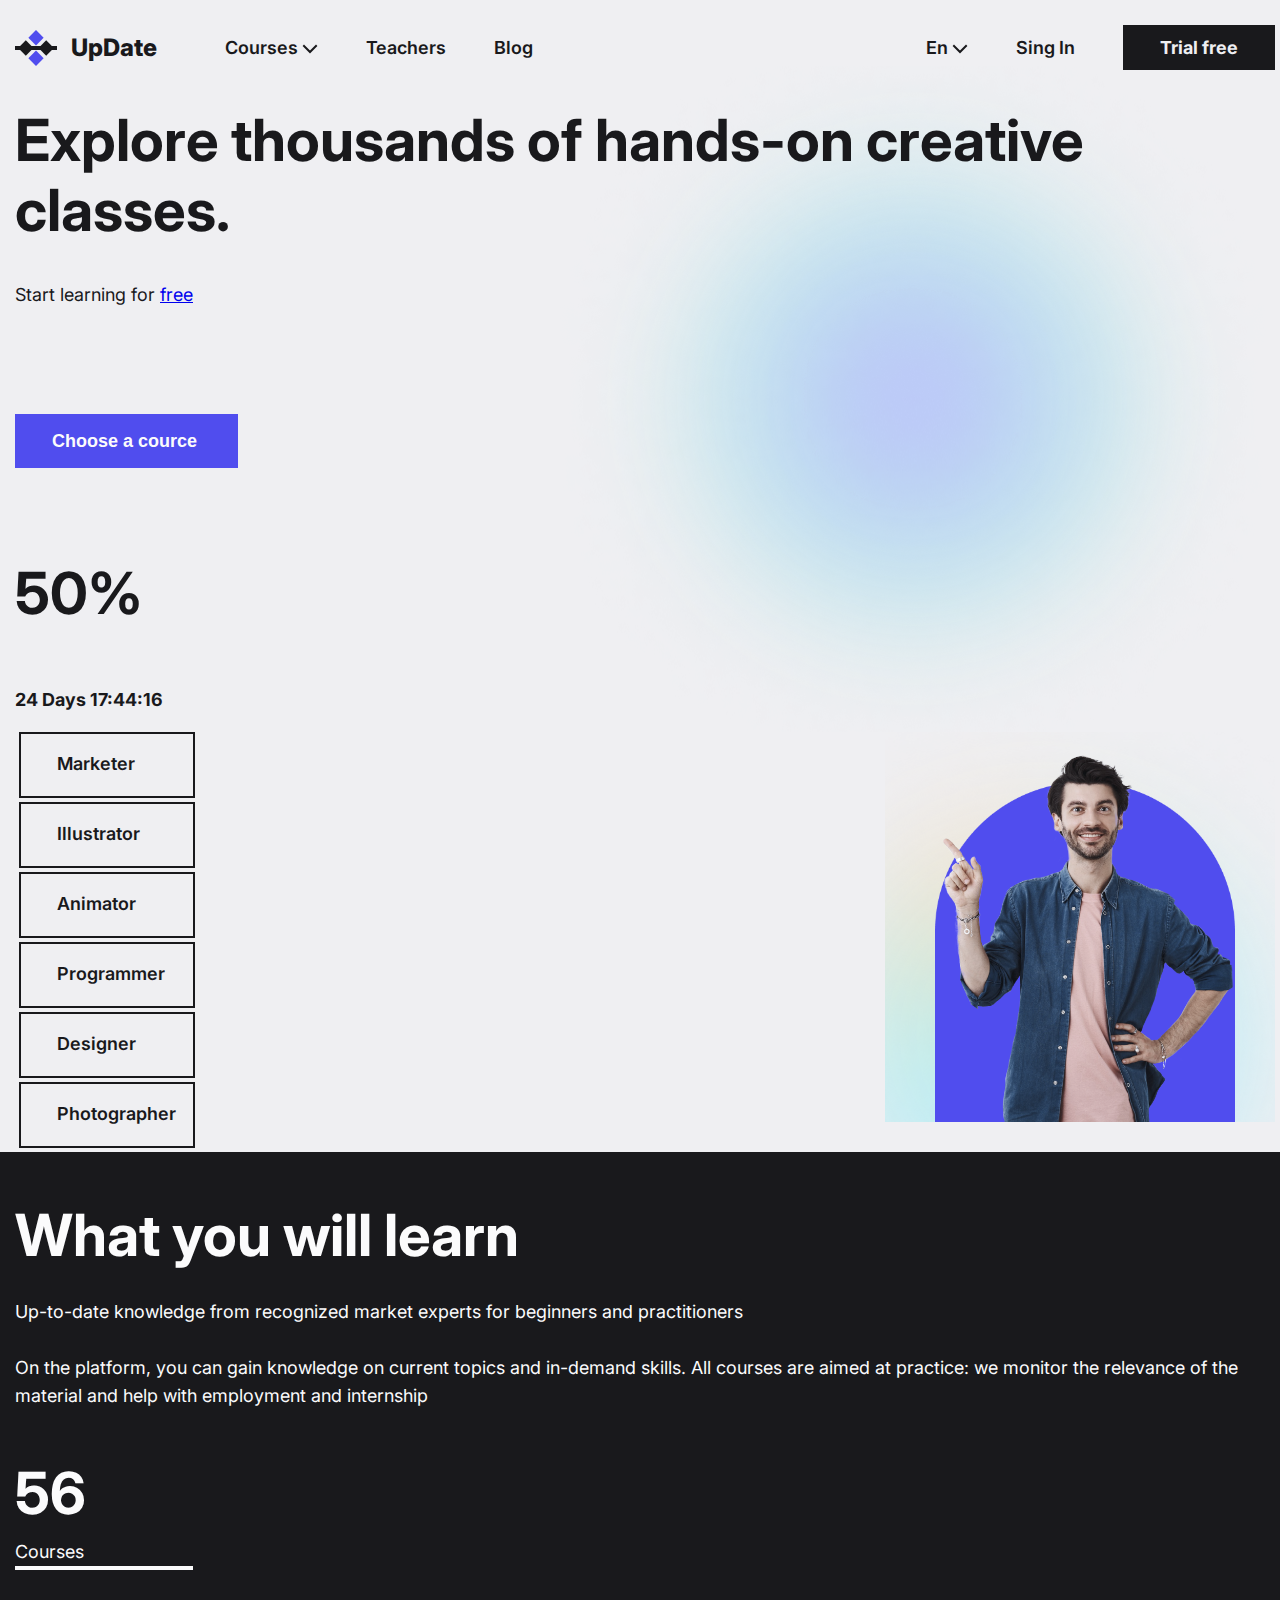
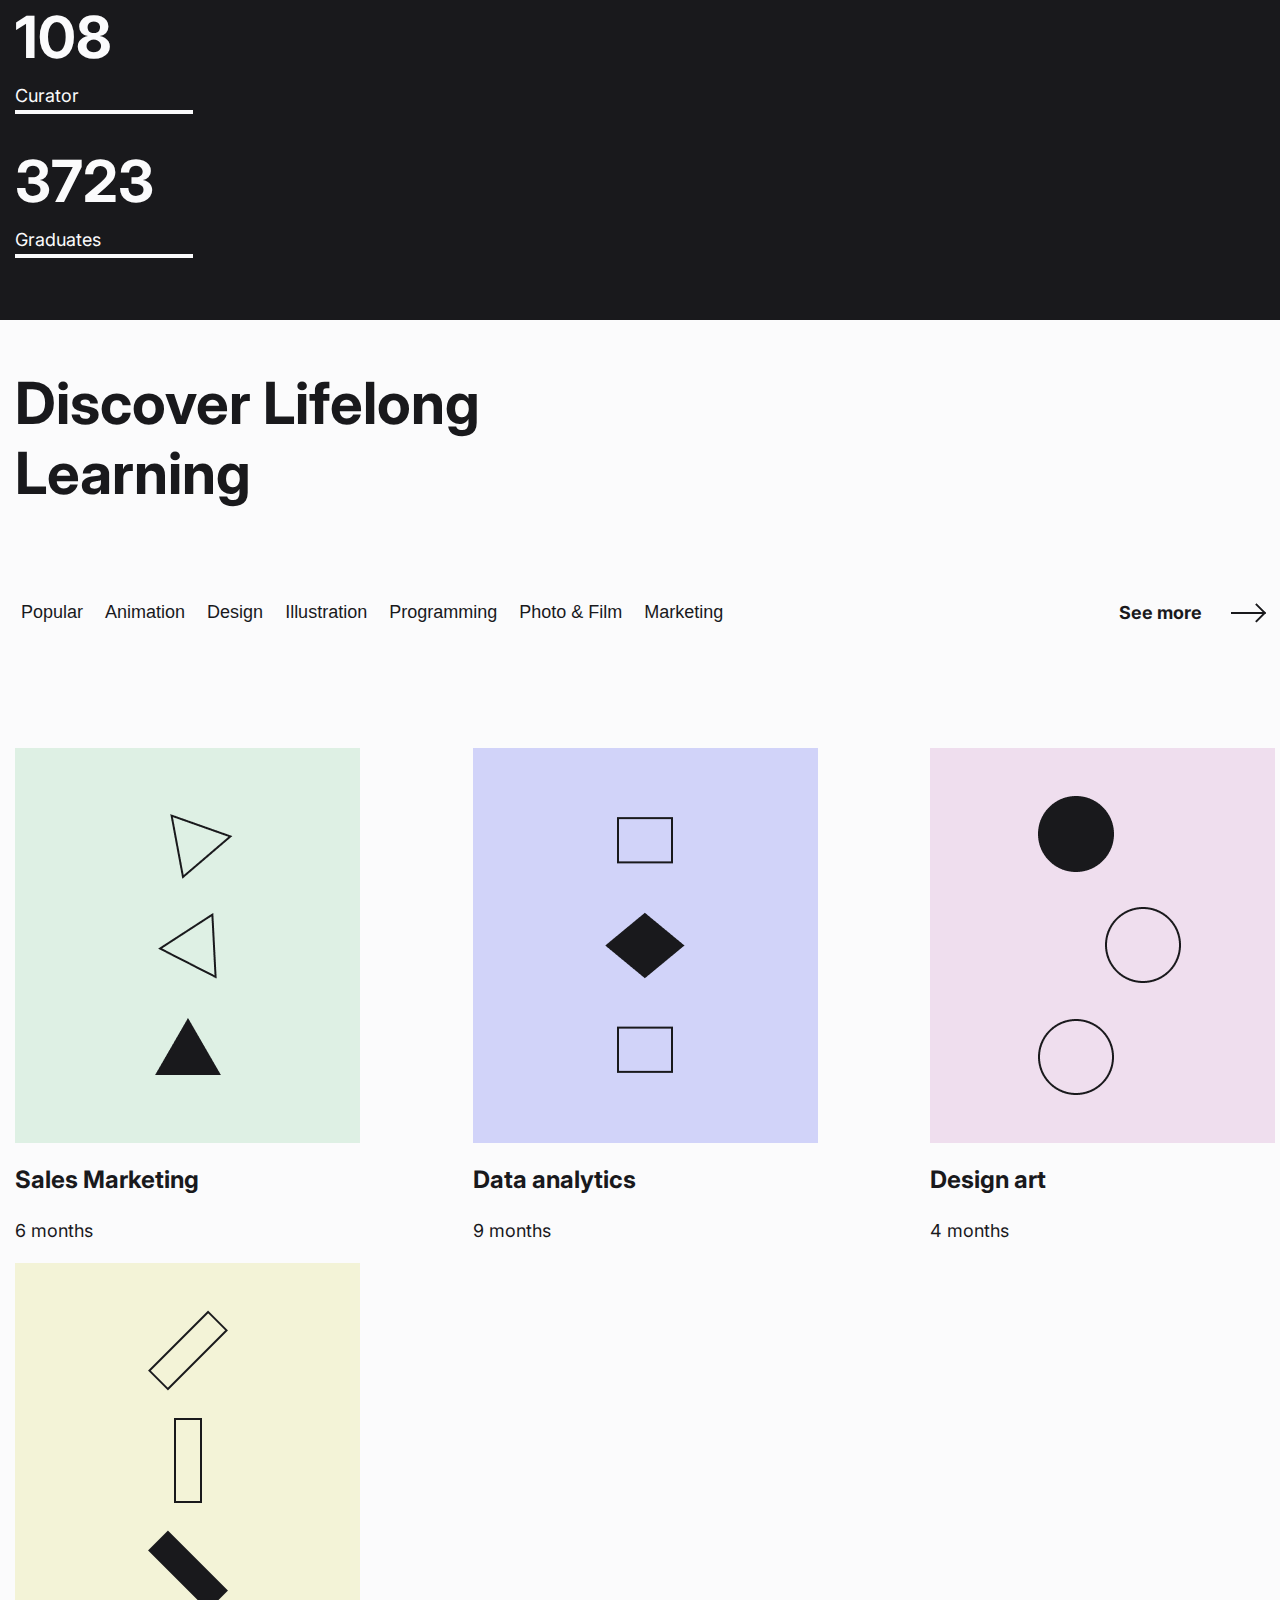
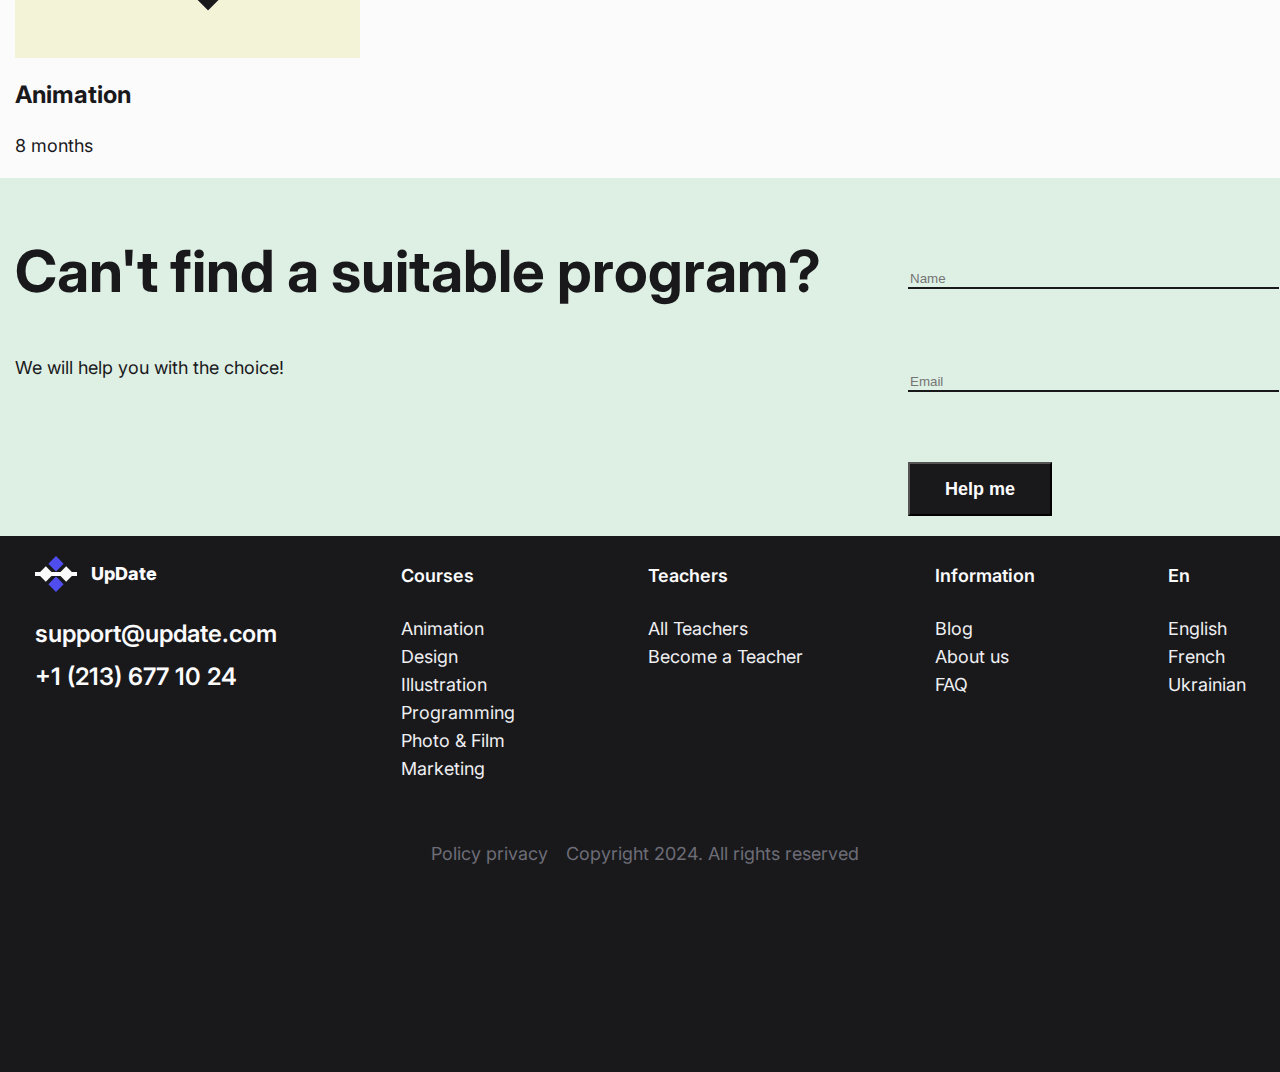
<file: index.html>
<!DOCTYPE html>
<html lang="en">
  <head>
    <meta charset="UTF-8" />
    <meta name="viewport" content="width=device-width, initial-scale=1.0" />
    <link rel="preconnect" href="https://fonts.googleapis.com" />
    <link rel="preconnect" href="https://fonts.gstatic.com" crossorigin />
    <link
      href="https://fonts.googleapis.com/css2?family=Inter:wght@100..900&display=swap"
      rel="stylesheet"
    />
    <link rel="stylesheet" href="style/all.css" />
    <title>Main page</title>
  </head>
  <body>
    <header class="container header">
      <div class="header-box">
        <a class="logo" href="index.html">
          <img src="img/logo.svg" alt=" logo" aria-label="click page"/>          
          UpDate
        </a>
        <nav class="nav">
          <ul class="nav__list">
            <li>
              <a class="link" href="page2.html"
                >Courses
                <img src="img/Icon_courses.svg" alt="choose courses" />
              </a>
            </li>
            <li>
              <a class="link" href="#">Teachers</a>
            </li>
            <li>
              <a class="link" href="#">Blog</a>
            </li>
          </ul>
        </nav>
      </div>
      <div class="btn-box">
        <ul class="nav__list">
          <li>
            <a class="header__link" href="#"
              >En
              <img src="img/Icon_courses.svg" alt="select a language" />
            </a>
          </li>
          <li><a class="header__link" href="#">Sing In</a></li>
          <li><a class="header__btn" href="#" aria-label="click Trial free">Trial free</a></li>
        </ul>
      </div>
    </header>
    <main>
      <section class="offer container">
        <div class="offer__holder">
          <h1 class="offer__title">
            Explore thousands of hands-on creative classes.
          </h1>
          <p class="offer__description">
            Start learning for <a class="offer__free" href="#" aria-label="click Start learning for free">free</a>
          </p>
          <button type="button" class="button">Choose a cource</button>
          <p class="offer__sale">50%</p>
          <p>
            <time class="offer__time"> 24 Days 17:44:16 </time>
          </p>
        </div>
        <ul class="offer__list">
          <li class="offer__marketer offer__item">Marketer</li>
          <li class="offer__illustrator offer__item">Illustrator</li>
          <li class="offer__animator offer__item">Animator</li>
          <li class="offer__programmer offer__item">Programmer</li>
          <li class="offer__designer offer__item">Designer</li>
          <li class="offer__photographer offer__item">Photographer</li>
        </ul>
        <div class="offer__img"></div>
      </section>
      <div class="wrapper__learn">
        <section class="learn container">
          <div class="learn__text">
            <h2 class="learn__title">What you will learn</h2>
            <p class="learn__description">
              Up-to-date knowledge from recognized market experts for beginners
              and practitioners
            </p>
            <p class="learn__description">
              On the platform, you can gain knowledge on current topics and
              in-demand skills. All courses are aimed at practice: we monitor
              the relevance of the material and help with employment and
              internship
            </p>
          </div>

          <div class="learn__conter-item">
            <h5 class="learn__conter-number">56</h5>
            <p class="learn__conter-description">Courses</p>
          </div>
          <div class="learn__conter-item">
            <h5 class="learn__conter-number">108</h5>
            <p class="learn__conter-description">Curator</p>
          </div>
          <div class="learn__conter-item">
            <h5 class="learn__conter-number">3723</h5>
            <p class="learn__conter-description">Graduates</p>
          </div>
        </section>
      </div>
      <div class="wrapper__discover">
        <section class="discover container">
          <h2 class="discover__title">
            Discover Lifelong <br />
            Learning
          </h2>
          <nav class="discover__header">
            <div class="discover_btn-box">
              <ul class="discover__list">
                <li>
                  <button type="button" class="discover__button">
                    Popular
                  </button>
                </li>
                <li>
                  <button type="button" class="discover__button">
                    Animation
                  </button>
                </li>
                <li>
                  <button type="button" class="discover__button">Design</button>
                </li>
                <li>
                  <button type="button" class="discover__button">
                    Illustration
                  </button>
                </li>
                <li>
                  <button type="button" class="discover__button">
                    Programming
                  </button>
                </li>
                <li>
                  <button type="button" class="discover__button">
                    Photo & Film
                  </button>
                </li>
                <li>
                  <button type="button" class="discover__button">
                    Marketing
                  </button>
                </li>
              </ul>
            </div>
            <div class="see-box">
              <a class="see_a" href="#"
                >See more
                <img
                  class="see_img"
                  src="img/Icon_arrow_right.svg"
                  alt="arrow"
                  aria-label="click here"
              /></a>
            </div>
          </nav>
          <div class="discover__cards">
            <article class="discover__cards-item">
              <div class="sales_marketing"></div>
              <h3 class="discover__cards-title" tabindex="0">
                Sales Marketing
              </h3>
              <p class="discover__cards-length">6 months</p>
            </article>
            <article class="discover__cards-item">
              <div class="data_analytics"></div>
              <h3 class="discover__cards-title" tabindex="0">Data analytics</h3>
              <p class="discover__cards-length">9 months</p>
            </article>
            <article class="discover__cards-item">
              <div class="design_art"></div>
              <h3 class="discover__cards-title" tabindex="0">Design art</h3>
              <p class="discover__cards-length">4 months</p>
            </article>
            <article class="discover__cards-item">
              <div class="animation"></div>
              <h3 class="discover__cards-title" tabindex="0">Animation</h3>
              <p class="discover__cards-length">8 months</p>
            </article>
          </div>
        </section>
      </div>
      <div class="wrapper__find-program">
        <section class="container find-program">
          <div class="find-program__text">
            <h2 class="find-program__title" tabindex="0">
              Can't find a suitable program?
            </h2>
            <p class="find-program__description" tabindex="0">
              We will help you with the choice!
            </p>
          </div>
          <div class="help-box">
            <div class="input-box">
              <input type="text" name="name" placeholder="Name"  required />
              <input type="email" name="email" placeholder="Email"  required />
            </div>
            <form action="https://fom.in.ua/echo" class="find-program__form">
              <button class="find-program__button" type="button">
                Help me
              </button>
            </form>
          </div>
        </section>
      </div>
    </main>
    <div class="wrapper__container">
      <footer class="container footer">
        <div class="footer-box">
          <div class="contacts">
            <a class="logo__footer" href="index.html">
              <img src="img/logo_footer.svg" alt="logo" aria-label="click up page and" />
              UpDate
            </a>
            <a class="contacts__data" href="mailto:support@update.com"  aria-label="contact mail:mailto: support@update.com">
              support@update.com
            </a>
            <a class="contacts__data" href="tel:12136771024" aria-label="contact phone: +1 (213) 677 10 24">
              +1 (213) 677 10 24
            </a>
          </div>
          <div class="sitemap">
            <h6 class="sitemap__title" tabindex="0">Courses</h6>
            <ul class="sitemap__list">
              <li>
                <a class="sistemap__link" href="#">Animation</a>
              </li>
              <li>
                <a class="sistemap__link" href="#">Design</a>
              </li>
              <li>
                <a class="sistemap__link" href="#">Illustration</a>
              </li>
              <li>
                <a class="sistemap__link" href="#">Programming</a>
              </li>
              <li>
                <a class="sistemap__link" href="#">Photo & Film</a>
              </li>
              <li>
                <a class="sistemap__link" href="#">Marketing</a>
              </li>
            </ul>
          </div>

          <div class="sitemap">
            <h6 class="sitemap__title" tabindex="0">Teachers</h6>
            <ul class="sitemap__list">
              <li>
                <a class="sistemap__link" href="#">All Teachers</a>
              </li>
              <li>
                <a class="sistemap__link" href="#">Become a Teacher</a>
              </li>
            </ul>
          </div>

          <div class="sitemap">
            <h6 class="sitemap__title" tabindex="0">Information</h6>
            <ul class="sitemap__list">
              <li>
                <a class="sistemap__link" href="#">Blog</a>
              </li>
              <li>
                <a class="sistemap__link" href="#">About us</a>
              </li>
              <li>
                <a class="sistemap__link" href="#">FAQ</a>
              </li>
            </ul>
          </div>

          <div class="sitemap">
            <h6 class="sitemap__title" tabindex="0">En</h6>
            <ul class="sitemap__list">
              <li>
                <a class="sistemap__link" href="#">English</a>
              </li>
              <li>
                <a class="sistemap__link" href="#">French</a>
              </li>
              <li>
                <a class="sistemap__link" href="#">Ukrainian</a>
              </li>
            </ul>
          </div>
        </div>

        <div class="copyright">
          <a class="copyright__title" href="#">Policy privacy</a>
          <p>Copyright 2024. All rights reserved</p>
        </div>
      </footer>
    </div>
  </body>
</html>
</file>
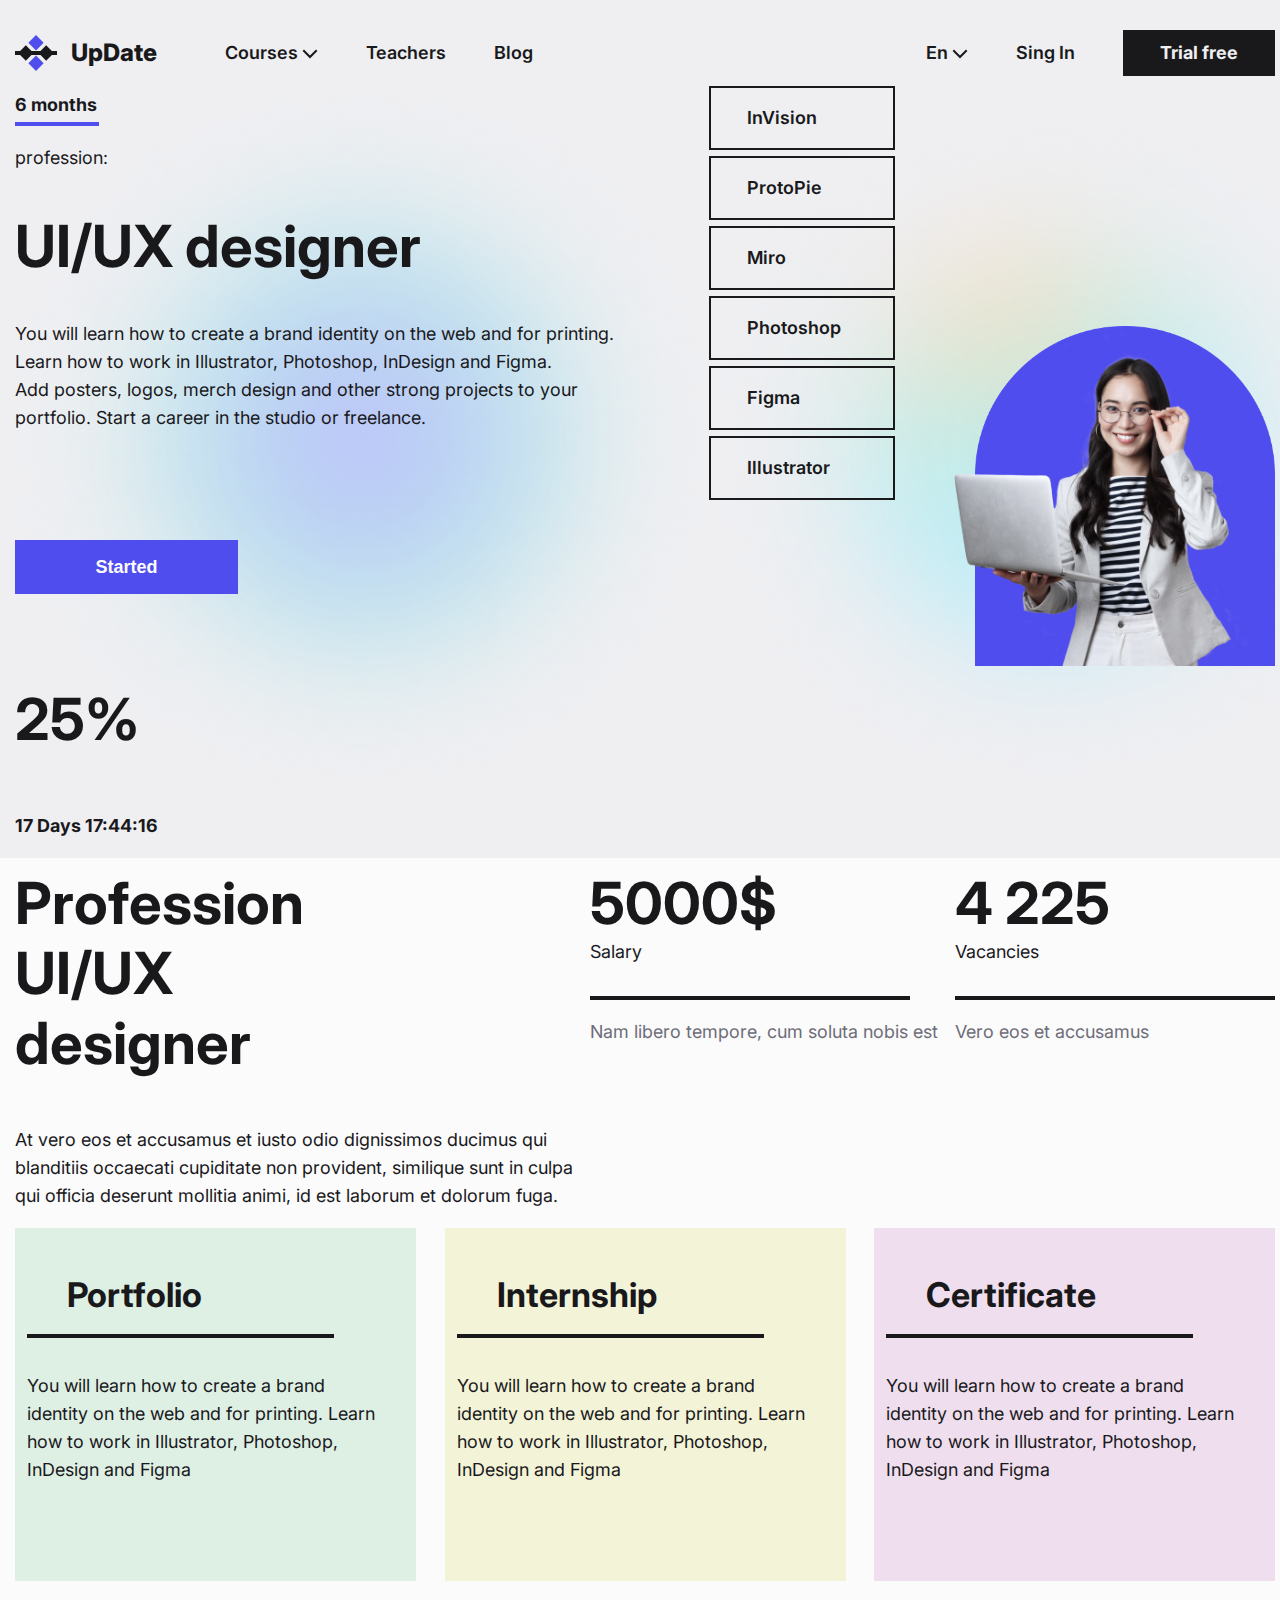
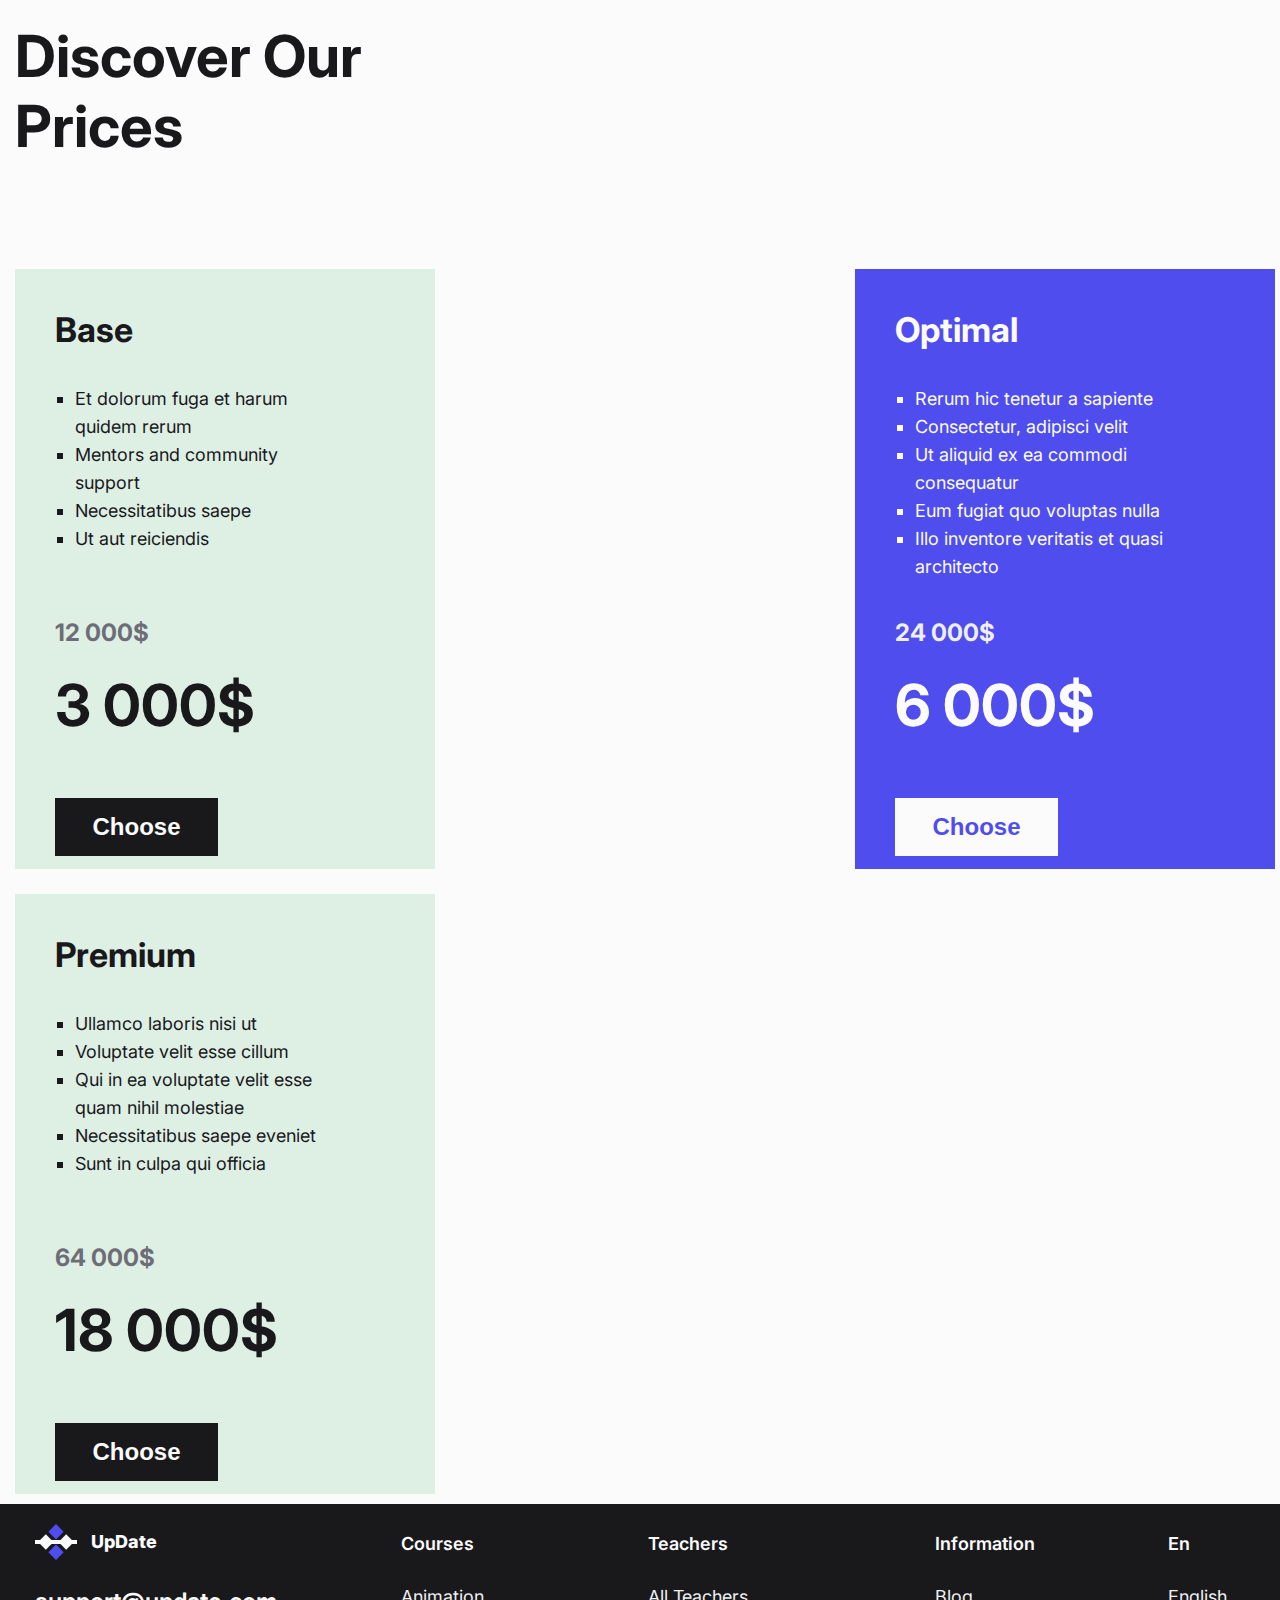
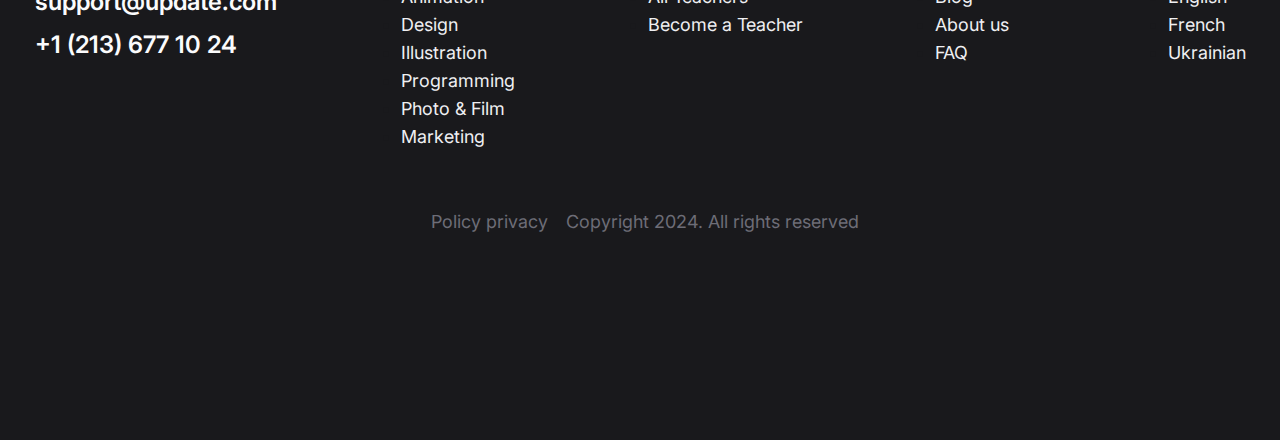
<file: page2.html>
<!DOCTYPE html>
<html lang="en">
  <head>
    <meta charset="UTF-8" />
    <meta name="viewport" content="width=device-width, initial-scale=1.0" />
    <link rel="preconnect" href="https://fonts.googleapis.com" />
    <link rel="preconnect" href="https://fonts.gstatic.com" crossorigin />
    <link
      href="https://fonts.googleapis.com/css2?family=Inter:wght@100..900&display=swap"
      rel="stylesheet"
    />
    <link rel="stylesheet" href="style/all.css" />
    <title>Page2</title>
  </head>
  <body>
    <header class="container header">
      <div class="header-box">
        <a class="logo" href="index.html">
          <img src="img/logo.svg" alt="logo" />
          UpDate
        </a>
        <nav class="nav">
          <ul class="nav__list">
            <li>
              <a class="link" href="#"
                >Courses
                <img src="img/Icon_courses.svg" alt="logo" />
              </a>
            </li>

            <li>
              <a class="link" href="#">Teachers</a>
            </li>
            <li>
              <a class="link" href="#">Blog</a>
            </li>
          </ul>
        </nav>
      </div>
      <div class="btn-box">
        <a class="header__link" href="#"
          >En
          <img src="img/Icon_courses.svg" alt="logo" />
        </a>
        <a class="header__link" href="#">Sing In</a>
        <a class="header__btn" href="#">Trial free</a>
      </div>
    </header>
    <main>
      <div class="wrapper__courses">
        <section class="courses container">
          <div class="courses-box_1">
            <p class="courses__duration">6 months</p>
            <p class="courses__description">profession:</p>
            <h1 class="courses__title" tabindex="0">UI/UX designer</h1>
            <p class="courses__description">
              You will learn how to create a brand identity on the web and for
              printing. <br />
              Learn how to work in Illustrator, Photoshop, InDesign and Figma.
              <br />
              Add posters, logos, merch design and other strong projects to your
              <br />
              portfolio. Start a career in the studio or freelance.
            </p>
            <button type="button" class="courses__button" aria-label="click to start courses">Started</button>
            <p class="courses__sale">25%</p>
            <p>
              <time class="courses__time"> 17 Days 17:44:16 </time>
            </p>
          </div>
          
          <div class="courses-box_2">
            <ul class="courses__list">
              <li class="courses__inVision offer__item">InVision</li>
              <li class="courses__protoPie offer__item">ProtoPie</li>
              <li class="courses__miro offer__item">Miro</li>
              <li class="courses__photoshop offer__item">Photoshop</li>
              <li class="courses__figma offer__item">Figma</li>
              <li class="courses__illustrator offer__item">Illustrator</li>
            </ul>
          </div>
        </section>
      </div>
      <div class="wrapper__profession-prices">
        <section class="profession container">
          <div class="profession-box1">
            <div class="profession__text">
              <h2 class="profession__title">Profession UI/UX designer</h2>
              <p class="profession__description">
                At vero eos et accusamus et iusto odio dignissimos ducimus qui
                <br />
                blanditiis occaecati cupiditate non provident, similique sunt in
                culpa
                <br />
                qui officia deserunt mollitia animi, id est laborum et dolorum
                fuga.
              </p>
            </div>
            <div class="profession__conter-item">
              <p class="profession__conter-number">5000$</p>
              <p class="profession__conter-description">Salary</p>
              <p class="profession__conter-comments">
                Nam libero tempore, cum soluta nobis est
              </p>
            </div>
            <div class="profession__conter-item">
              <p class="profession__conter-number">4 225</p>
              <p class="profession__conter-description">Vacancies</p>
              <p class="profession__conter-comments">Vero eos et accusamus</p>
            </div>
          </div>
          <div class="profession-box2">
            <article class="profession__cards-portfolio">
              <p class="profession__cards-title">Portfolio</p>
              <p class="profession__cards-description">
                You will learn how to create a brand<br />
                identity on the web and for printing. Learn <br />
                how to work in Illustrator, Photoshop, <br />
                InDesign and Figma
              </p>
            </article>
            <article class="profession__cards-internship">
              <p class="profession__cards-title">Internship</p>
              <p class="profession__cards-description">
                You will learn how to create a brand<br />
                identity on the web and for printing. Learn <br />
                how to work in Illustrator, Photoshop, <br />
                InDesign and Figma
              </p>
            </article>
            <article class="profession__cards-certificate">
              <p class="profession__cards-title">Certificate</p>
              <p class="profession__cards-description">
                You will learn how to create a brand<br />
                identity on the web and for printing. Learn <br />
                how to work in Illustrator, Photoshop, <br />
                InDesign and Figma
              </p>
            </article>
          </div>
        </section>
      </div>
      <div class="wrapper__profession-prices">
        <section class="prices container">
          <h2 class="prices__title" tabindex="0">Discover Our <br> Prices</h2>
          <div class="prices-box">
          <article class="prices__cards-base">
            <h3 class="prices__cards-title" tabindex="0">Base</h3>
            <ul class="prices__cards-list">
              <li class="prices__cards-li">Et dolorum fuga et harum quidem rerum</li>
              <li>Mentors and community support</li>
              <li>Necessitatibus saepe</li>
              <li>Ut aut reiciendis</li>
            </ul>
            <p class="prices__cards-number">12 000$</p>
            <p class="prices__discounted-number">3 000$</p>
            <button type="button" class="prices__button">Choose</button>
          </article>
          <article class="prices__cards-optimal">
            <h3 class="prices__cards-title" tabindex="0">Optimal</h3>
            <ul class="prices__cards-list">
              <li>Rerum hic tenetur a sapiente</li>
              <li>Consectetur, adipisci velit</li>
              <li>Ut aliquid ex ea commodi consequatur</li>
              <li>Eum fugiat quo voluptas nulla</li>
              <li>Illo inventore veritatis et quasi architecto</li>
            </ul>
            <p class="prices__cards-number-optimal">24 000$</p>
            <p class="prices__discounted-number">6 000$</p>
            <button type="button" class="prices__button-optimal">Choose</button>
          </article>

          <article class="prices__cards-premium">
            <h3 class="prices__cards-title" tabindex="0">Premium</h3>
            <ul class="prices__cards-list">
              <li>Ullamco laboris nisi ut</li>
              <li>Voluptate velit esse cillum</li>
              <li>Qui in ea voluptate velit esse quam nihil molestiae</li>
              <li>Necessitatibus saepe eveniet</li>
              <li>Sunt in culpa qui officia</li>
            </ul>
            <p class="prices__cards-number">64 000$</p>
            <p class="prices__discounted-number">18 000$</p>
            <button type="button" class="prices__button">Choose</button>
          </article>
        </div>
        </section>
      </div>
    </main>
    <div class="wrapper__container">
      <footer class="container footer">
        <div class="footer-box">
          <div class="contacts">
            <a class="logo__footer" href="index.html">
              <img src="img/logo_footer.svg" alt="logo" aria-label="click up page and" />
              UpDate
            </a>
            <a class="contacts__data" href="mailto:support@update.com"  aria-label="contact mail:mailto: support@update.com">
              support@update.com
            </a>
            <a class="contacts__data" href="tel:12136771024" aria-label="contact phone: +1 (213) 677 10 24">
              +1 (213) 677 10 24
            </a>
          </div>
          <div class="sitemap">
            <h6 class="sitemap__title" tabindex="0">Courses</h6>
            <ul class="sitemap__list">
              <li>
                <a class="sistemap__link" href="#">Animation</a>
              </li>
              <li>
                <a class="sistemap__link" href="#">Design</a>
              </li>
              <li>
                <a class="sistemap__link" href="#">Illustration</a>
              </li>
              <li>
                <a class="sistemap__link" href="#">Programming</a>
              </li>
              <li>
                <a class="sistemap__link" href="#">Photo & Film</a>
              </li>
              <li>
                <a class="sistemap__link" href="#">Marketing</a>
              </li>
            </ul>
          </div>

          <div class="sitemap">
            <h6 class="sitemap__title" tabindex="0">Teachers</h6>
            <ul class="sitemap__list">
              <li>
                <a class="sistemap__link" href="#">All Teachers</a>
              </li>
              <li>
                <a class="sistemap__link" href="#">Become a Teacher</a>
              </li>
            </ul>
          </div>

          <div class="sitemap">
            <h6 class="sitemap__title" tabindex="0">Information</h6>
            <ul class="sitemap__list">
              <li>
                <a class="sistemap__link" href="#">Blog</a>
              </li>
              <li>
                <a class="sistemap__link" href="#">About us</a>
              </li>
              <li>
                <a class="sistemap__link" href="#">FAQ</a>
              </li>
            </ul>
          </div>

          <div class="sitemap">
            <h6 class="sitemap__title" tabindex="0">En</h6>
            <ul class="sitemap__list">
              <li>
                <a class="sistemap__link" href="#">English</a>
              </li>
              <li>
                <a class="sistemap__link" href="#">French</a>
              </li>
              <li>
                <a class="sistemap__link" href="#">Ukrainian</a>
              </li>
            </ul>
          </div>
        </div>

        <div class="copyright">
          <a class="copyright__title" href="#">Policy privacy</a>
          <p>Copyright 2024. All rights reserved</p>
        </div>
      </footer>
    </div>
  </body>
</html>
</file>
<file: style/all.css>
body {
  background-color: #efeff2;
  margin: 0;
  color: #19191c;
  font: 400 18px/28px Inter, sans-serif;
}

.container {
  padding: 0 10px;
  width: 1440px;
  margin: 0 auto;
}

.header {
  display: flex;
  padding: 36px 0 0;
  justify-content: space-between;
  align-items: center;
}

.header-box {
  display: flex;
  align-items: center;
  gap: 68px;
}

.nav__list {
  display: flex;
  list-style: none;
  gap: 48px;
  padding: 0;
  margin: 0;
  font-size: 18px;
  line-height: 22px;
  font-weight: 600;
}
.link {
  color: #19191c;
  text-decoration: none;
}

.link:focus{
  color:red;
}

.btn-box {
  margin-top: 30px;
  display: flex;
  gap: 48px;
  align-items: center;
}

.logo {
  font-weight: 800;
  font-size: 24px;
  line-height: 30px;
  display: flex;
  align-items: center;
  gap: 14px;
  color: #19191c;
  text-decoration: none;
}

.logo:focus {
  color: red;
}

.header__link {
  color: #19191c;
  font-size: 18px;
  line-height: 22px;
  font-weight: 600;
  text-decoration: none;
}

.header__link:focus {
  color: red;
}

.header__btn {
  background-color: #19191c;
  color: #efeff2;
  padding: 12px 37px;
  text-decoration: none;
  font-size: 18px;
  line-height: 22px;
  font-weight: 700;
}

.header__btn:focus {
  color: red;
}

.offer {
  display: flex;
  justify-content: space-between;
  align-items: flex-start;
  padding: 240px 0 0px;
  /*background: url(../img/confident_sassy.png), url(../img/Rectangle_107.png),
    url(../img/Ellipse_21.png);
  background-repeat: no-repeat, no-repeat, no-repeat;
  background-position: 100% 100%, 88% 100%, 100% 60%;*/
}

.offer__holder {
  width: 648px;
  background: url(../img/Ellipse_20.png) 100% no-repeat;
}

.offer__title {
  font-size: 58px;
  line-height: 70px;
  font-weight: 700;
}

.offer__description {
  font-weight: 400;
  font-size: 18px;
  line-height: 22px;
}

.offer__free:focus {
  color: red;  
}

.button {
  margin-top: 90px;
  height: 54px;
  width: 223px;
  font-weight: 700;
  font-size: 18px;
  line-height: 22px;
  background: #504dee;
  color: #fbfbfc;
  border: none;
  padding: 16px 37px;
  cursor: pointer;
  display: inline flex;
}

.button:focus {
  background: red;
}
.offer__sale {
  font-weight: 700;
  font-size: 58px;
  line-height: 70px;
  margin-top: 90px;
}

.offer__time {
  font-weight: 700;
  font-size: 18px;
  line-height: 22px;
  margin: 0;
}

.offer__img {
  height: 900px;
  width: 570px;
  background: url(../img/confident_sassy.png), url(../img/Rectangle_107.png),
    url(../img/Ellipse_21.png);
  background-repeat: no-repeat, no-repeat, no-repeat;
  background-position: -500px 150px, 50px 385px, 50px 50px;
}

.offer__list {
  height: 100px;
  width: 50px;
  list-style: none;
  padding: 0;
  margin: 0;
  /*flex-grow: 1;*/
  position: relative;
}

.offer__item {
  position: absolute;
  border: 2px solid #19191c;
  padding: 16px 36px;
  font-weight: 600;
  font-size: 18px;
  line-height: 28px;
}

.offer__marketer {
  top: 120px;
  right: -570px;
}

.offer__illustrator {
  top: 0px;
  right: -250px;
}

.offer__animator {
  top: 150px;
  right: 0px;
}

.offer__programmer {
  top: 330px;
  right: 100px;
}

.offer__designer {
  top: 500px;
  right: 200px;
}

.offer__photographer {
  top: 650px;
  right: 50px;
}

.wrapper__learn {
  background-color: #19191c;
  padding-bottom: 50px;
}

.learn {
  display: flex;
  justify-content: space-between;
  color: #fbfbfc;
}

.learn__text {
  width: 570px;
  margin-top: 168px;
}

.learn__conter-item {
  margin-top: 168px;

  padding-bottom: 50px;
  width: 178px;
  height: 119px;
}

.learn__title {
  font-weight: 700;
  font-size: 58px;
  line-height: 70px;
  margin: 0;
}

.learn__description {
  font-weight: 400;
  font-size: 18px;
  line-height: 28px;
  margin: 28px 0 28px 0;
  padding: 0;
}

.learn__conter-number {
  font-weight: 700;
  font-size: 58px;
  line-height: 70px;
  padding: 0;
  margin: 0;
}

.learn__conter-description {
  font-weight: 400;
  font-size: 18px;
  line-height: 28px;
  margin: 0;
  padding: 0;
  width: 178px;
  border-bottom: 4px solid;
}

.wrapper__discover {
  background-color: #fbfbfc;
  margin: 0;
  padding: 0;
}

.discover {
  margin-top: 0;
  padding: 0;
  /* height: 1183px;*/
}

.discover__title {
  font-weight: 700;
  font-size: 58px;
  line-height: 70px;
  padding-top: 168px;
  margin-top: 0;
  white-space: normal;
}

.discover__header {
  display: flex;
  justify-content: space-between;
  height: 100px;
  align-items: center;
  margin-bottom: 40px;
}

.discover_btn-box {
  align-items: flex-start;
  height: 58px;
}

.discover__list {
  display: flex;
  justify-content: space-between;
  list-style: none;
  padding-left: 0;
  gap: 48px;
  align-items: center;
}

.discover__button {
  font-weight: 400;
  font-size: 18px;
  line-height: 28px;
  color: #19191c;
  background: #fbfbfc;
  border: none;
  cursor: pointer;
}

.discover__button:focus {
  font-weight: 700;
  border-bottom: 0.5rem solid #19191c;
  color: red;
}

.see-box {
  display: flex;
  align-items: center;
}



.see_a {
  display: flex;
  font-weight: 700;
  font-size: 18px;
  line-height: 22px;
  text-decoration: none;
  color: #19191c;
  align-items: center;
}

.see_a:focus{
  color: red;
}

.see_img {
  margin-left: 28px;
  display: flex;
  align-items: center;
}

.discover__cards {
  display: flex;
  justify-content: space-between;
}

.sales_marketing {
  width: 345px;
  height: 395px;
  background-image: url(../img/Polygon_2.png), url(../img/Polygon_3.png),
    url(../img/Polygon_4.png), url(../img/Rectangle_26.jpg);
  background-repeat: no-repeat, no-repeat, no-repeat, no-repeat;
  background-position: 55% 20%, 50% 50%, 50% 80%, 100% 100%;
}

.data_analytics {
  width: 345px;
  height: 395px;
  background-image: url(../img/Rectangle_86.png), url(../img/Rectangle_87.png),
    url(../img/Rectangle_88.png), url(../img/Rectangle_27.jpg);
  background-repeat: no-repeat, no-repeat, no-repeat, no-repeat;
  background-position: 50% 20%, 50% 50%, 50% 80%, 100% 100%;
}

.design_art {
  width: 345px;
  height: 395px;
  background-image: url(../img/Ellipse_23.png), url(../img/Ellipse_24.png),
    url(../img/Ellipse_25.png), url(../img/Rectangle_28.jpg);
  background-repeat: no-repeat, no-repeat, no-repeat, no-repeat;
  background-position: 40% 15%, 65% 50%, 40% 85%, 100% 100%;
}

.animation {
  width: 345px;
  height: 395px;
  background-image: url(../img/Rectangle_89.png), url(../img/Rectangle_90.png),
    url(../img/Rectangle_91.png), url(../img/Rectangle_29.jpg);
  background-repeat: no-repeat, no-repeat, no-repeat, no-repeat;
  background-position: 50% 15%, 50% 50%, 50% 85%, 100% 100%;
}

.discover__cards-title {
  font-weight: 700;
  font-size: 24px;
  line-height: 26px;
}

.discover__cards-title:focus {
color: red;
}

.discover__cards-length {
  font-weight: 400;
  font-size: 18px;
  line-height: 28px;
}

.wrapper__find-program {
  /*height: 596px;*/
  background-color: #deefe4;
}

.find-program {
  display: flex;
  justify-content: space-between;
}

.find-program__text {
  margin-top: 140px;
}

.find-program__title {
  font-weight: 700;
  font-size: 58px;
  line-height: 70px;
}

.find-program__description {
  font-weight: 400;
  font-size: 18px;
  line-height: 28px;
}

.help-box {
  font-weight: 400;
  font-size: 18px;
  line-height: 28px;
  width: 710px;
  margin-top: 140px;
  position: relative;
}

input {
  width: 100%;
  border: none;
  border-bottom: 2px solid #19191c;
  background: none;
  margin-top: 82px;
}

input:focus{
  background-color: red;
}

.find-program__button {
  margin-top: 68px;
  margin-bottom: 20px;
  font-weight: 700;
  font-size: 18px;
  line-height: 22px;
  height: 54px;
  width: 144px;
  color: #fbfbfc;
  background-color: #19191c;
}

.find-program__button:focus {
  background-color: red;
}

.wrapper__container {
  background-color: #19191c;
  height: 536px;
}

.footer {
  padding: 59px 0 0;
}

.footer-box {
  display: flex;
  justify-content: space-between;
}

.contacts {
  display: flex;
  flex-wrap: wrap;
  margin: 0;
  padding: 0;
  justify-content: left;
  flex-direction: column;
  gap: 41px;

  font-weight: 600;
  font-size: 24px;
  line-height: 29px;
  color: #fbfbfc;
  text-decoration: none;
}

.logo__footer {
  font-weight: 800;
  font-size: 18px;
  line-height: 22px;
  color: #fbfbfc;
  text-decoration: none;
  display: flex;
  align-items: center;
  gap: 14px;
}

.logo__footer:focus {
  color: red;
}

.contacts__data {
  font-weight: 600;
  font-size: 24px;
  line-height: 2px;
  color: #fbfbfc;
  text-decoration: none;
  display: flex;
  align-items: center;
}

.contacts__data:focus {
  color: red;
}

.sitemap {
  padding: 9px;
}

.sitemap__title {
  font-weight: 600;
  font-size: 18px;
  line-height: 22px;
  color: #fbfbfc;
  text-decoration: none;
  margin: 0;
  margin-bottom: 28px;
}

.sitemap__title:focus {
  color: red;
}

.sitemap__list {
  font-weight: 400;
  font-size: 18px;
  line-height: 28px;
  margin: 0;
  padding-left: 0;
}

.sistemap__link {
  color: #efeff2;
  text-decoration: none;
}

.sistemap__link:focus {
  color: red;
}

.copyright {
  margin-top: 150px;
  display: flex;
  justify-content: center;
  align-items: center;
  gap: 18px;
  font-size: 18px;
  line-height: 28px;
  font-weight: 400;
  color: #6d6d77;
}

.copyright__title {
  text-decoration: none;
  color: #6d6d77;
}

.wrapper__courses {
  background: url(../img/Ellipse_21.png) 100% 30% no-repeat;
}

.courses {
  display: flex;
  justify-content: space-between;
  height: 998px;
  margin-top: 167px;
  align-items: flex-start;
  background: url(../img/Ellipse_20.png);
  background-repeat: no-repeat;
  background-position: 0% 0%;
}

.courses-box_2 {
  height: 1000px;
  width: 800px;
  background: url(../img/business_finance.png), url(../img/Rectangle_107.png);
  background-repeat: no-repeat, no-repeat;
  background-position: -500% 100%, 100% 100%;
}

.courses__duration {
  font-weight: 700;
  font-size: 18px;
  line-height: 22px;
  width: 84px;
  height: 28px;
  border-bottom: 4px solid #504dee;
}

.courses__description {
  font-weight: 400;
  font-size: 18px;
  line-height: 28px;
}

.courses__button {
  margin-top: 90px;
  height: 54px;
  width: 223px;
  font-weight: 700;
  font-size: 18px;
  line-height: 22px;
  background: #504dee;
  color: #fbfbfc;
  border: none;
  padding: 16px 37px;
}

.courses__button:focus {
  background: red;
}

.courses__sale {
  font-weight: 700;
  font-size: 58px;
  line-height: 70px;
  margin-top: 90px;
}

.courses__time {
  font-weight: 700;
  font-size: 18px;
  line-height: 22px;
  margin: 0;
}

.courses__title {
  font-weight: 700;
  font-size: 58px;
  line-height: 70px;
}

.courses__title:focus {
  color: red;
}
.courses__list {
  list-style: none;
  padding: 0;
  margin: 0;
  flex-grow: 1;
  position: relative;
}

.courses__inVision {
  top: 220px;
  right: 0px;
}

.courses__protoPie {
  top: 150px;
  right: 200px;
}

.courses__miro {
  top: 230px;
  right: 450px;
}

.courses__photoshop {
  top: 400px;
  right: 500px;
}

.courses__figma {
  top: 630px;
  right: 700px;
}

.courses__illustrator {
  top: 800px;
  right: 600px;
}

.wrapper__profession-prices {
  background: #fbfbfc;
}

.profession {
  font-weight: 400;
  font-size: 18px;
  line-height: 28px;
}

.profession-box1 {
  display: flex;
  justify-content: space-between;
}

.profession-box2 {
  display: flex;
  justify-content: space-between;

  gap: 15px;
}

.profession__title {
  margin-top: 168px;
  width: 588px;
  font-weight: 700;
  font-size: 58px;
  line-height: 70px;
}

.profession__conter-item {
  margin: 168px 0;
}

.profession__conter-number {
  font-weight: 700;
  font-size: 58px;
  line-height: 70px;
  margin: 0;
}

.profession__conter-description {
  margin-top: 0;
  padding-bottom: 30px;
  border-bottom: 4px solid;
}

.profession__conter-comments {
  color: #6d6d77;
}

.profession__cards-title {
  height: 60px;
  width: 311px;
  font-weight: 700;
  font-size: 34px;
  line-height: 41px;
  border-bottom: 4px solid;
  padding-left: 40px;
}

.profession__cards-portfolio {
  width: 377px;
  height: 329px;
  background-color: #deefe4;
  margin-bottom: 200px;
  padding: 48px;
}
.profession__cards-internship {
  width: 377px;
  height: 329px;
  background-color: #f3f3d7;
  margin-bottom: 100px;
  padding: 48px;
}
.profession__cards-certificate {
  width: 377px;
  height: 329px;
  background-color: #efdeee;
  margin-bottom: 100px;
  padding: 48px;
}

.prices__title {
  margin-top: 0px;
  width: 594px;
  height: 140px;
  font-weight: 700;
  font-size: 58px;
  line-height: 70px;
}

.prices-box {
  display: flex;
  justify-content: space-between;
  gap: 15px;
}

.prices__cards-title {
  margin-top: 0;
  font-weight: 700;
  font-size: 34px;
  line-height: 42px;
}

.prices__cards-title:focus{
  color: red;
}

.prices__cards-base {
  width: 467px;
  height: 732px;
  background-color: #deefe4;
  margin-bottom: 100px;
  padding: 40px;
}

.prices__cards-optimal {
  width: 467px;
  height: 732px;
  color: #fbfbfc;
  background-color: #504dee;
  margin-bottom: 100px;
  padding: 40px;
}

.prices__cards-premium {
  width: 467px;
  height: 732px;
  background-color: #deefe4;
  margin-bottom: 100px;
  padding: 40px;
}

.prices__cards-list {
  padding-left: 20px;
  height: 350px;
  list-style-type: square;
}

.prices__cards-number {
  font-weight: 700;
  font-size: 24px;
  line-height: 27px;
  color: #6d6d77;
}

.prices__cards-number-optimal {
  font-weight: 700;
  font-size: 24px;
  line-height: 27px;
  color: #efeff2;
}

.prices__discounted-number {
  font-weight: 700;
  font-size: 58px;
  line-height: 70px;
  margin-top: 0;
}

.prices__button {
  font-weight: 700;
  font-size: 24px;
  line-height: 26px;
  margin-bottom: 100px;
  height: 58px;
  width: 163px;
  background-color: #19191c;
  color: #fbfbfc;
  border: none;
}

.prices__button:focus {
  color: red;
}

.prices__button-optimal {
  font-weight: 700;
  font-size: 24px;
  line-height: 26px;
  margin-bottom: 100px;
  height: 58px;
  width: 163px;
  background-color: #fbfbfc;
  color: #504dee;
  border: none;
}

.prices__button-optimal:focus {
  background-color: red;
  color:#19191c;
}

@media screen and (max-width: 1439px) {
  .container {
    padding: 0 5px 0 15px;
    width: auto;
    margin: 0 auto;
  }

  .header {
    flex-wrap: wrap;
    gap: 30px;
  }

  .header-box {
    margin-top: 30px;
    flex-wrap: wrap;
  }

  .offer {
    flex-wrap: wrap;
    flex: 1 1 100%;
  }

  .offer__holder {
    width: auto;
  }

  .offer__list {
    height: 420px;
    width: 180px;
  }

  .offer__img {
    height: 390px;
    width: 390px;
    background-position: -200px 0px, 50px 50px, -200px -50px;
    background-size: 590px, 300px;
  }

  .offer__marketer {
    height: 30px;
    width: 100px;
    top: 0px;
    right: 0px;
  }

  .offer__illustrator {
    height: 30px;
    width: 100px;
    top: 70px;
    right: 0px;
  }

  .offer__animator {
    height: 30px;
    width: 100px;
    top: 140px;
    right: 0px;
  }

  .offer__programmer {
    height: 30px;
    width: 100px;
    top: 210px;
    right: 0px;
  }

  .offer__designer {
    height: 30px;
    width: 100px;
    top: 280px;
    right: 0px;
  }

  .offer__photographer {
    height: 30px;
    width: 100px;
    top: 350px;
    right: 0px;
  }

  .learn {
    flex-wrap: wrap;
    gap: 10px;
  }

  .learn__text {
    width: auto;
    margin-top: 48px;
  }

  .learn__conter-item {
    margin: 0px;
    padding: 0px;
  }

  .learn__conter-item {
    flex: 1 1 100%;
    margin-bottom: 15px;
  }

  .learn__conter-number {
    margin: 10px 0;
  }

  .learn__description {
    width: auto;
  }

  .discover__cards {
    flex-wrap: wrap;
  }
  .find-program {
    flex-wrap: wrap;
  }

  .find-program__text {
    margin-top: 10px;
  }

  .help-box {
    margin-top: 10px;
  }

  .footer-box {
    flex-wrap: wrap;
    flex: 1 1 100%;
  }

  .discover_btn-box {
    margin-bottom: 0px;
  }
  .discover__header {
    height: 200px;
    flex-wrap: wrap;
    gap: 0px;
  }

  .discover__list {
    flex-wrap: wrap;
    gap: 10px;
  }

  .see-box {
    margin-top: 10px;
    padding: 5px;
  }

  .discover__title {
    padding: 48px 0 0 0;
    margin: 0;
  }

  .help-box {
    width: auto;
  }

  .footer {
    height: 40px;
  }

  .footer-box {
    padding: 20px;
    flex-wrap: wrap;    
  }

  .copyright {
    flex-wrap: wrap;
    margin-top: 10px;
  }

  .courses {
    flex-wrap: wrap;
    flex: 1 1 100%;
    height: auto;
    padding-left: 15px;
    margin: 0;
  }
  .courses-box_1 {
    width: auto;
  }

  .courses-box_2 {    
    height: 590px;
    width: 590px;
    background-position: 260px 250px, 290px 250px;
    background-size: 380px, 300px;
  }

  .courses__inVision {
    width: 110px;
    top: 10px;
    right: 380px;
  }

  .courses__protoPie {
    width: 110px;
    top: 80px;
    right: 380px;
  }

  .courses__miro {
    width: 110px;
    top: 150px;
    right: 380px;
  }

  .courses__photoshop {
    width: 110px;
    top: 220px;
    right: 380px;
  }

  .courses__figma {
    width: 110px;
    top: 290px;
    right: 380px;
  }

  .courses__illustrator {
    width: 110px;
    top: 360px;
    right: 380px;
  }

  .prices__title {
    width: auto;
    padding-top: 30px;
    height: 200px;
  }

  .prices-box {
    flex-wrap: wrap;    
  }

  .prices__cards-base {
    width: 340px;
    height: 520px;   
    margin-bottom: 10px;
  }

  .prices__cards-optimal {
    width: 340px;
    height: 520px;
    margin-bottom: 10px;
  }

  .prices__cards-premium {
    width: 340px;
    height: 520px;
    margin-bottom: 10px;
  }
  .prices__cards-list {
    width: 260px;
    height: 210px;
    margin-bottom: 0;
  } 

  .profession-box1 {
    flex-wrap: wrap;
  }

  .profession__title {
    width: 388px;
    margin-top: 10px;
    padding-bottom: 0px;
  }

  .profession-box2 {
    flex-wrap: wrap;
  }

  .profession__cards-portfolio {
    margin-bottom: 10px;
    padding: 12px;
  }

  .profession__cards-internship {
    margin-bottom: 10px;
    padding: 12px;
  }

  .profession__cards-certificate {
    margin-bottom: 10px;
    padding: 12px;
  }

  .profession__conter-item {
    margin: 10px 0;
  }

  .profession__conter-description {
    width: 320px;
  }

  .profession__cards-title {
    width: 267px;
  }


}

@media screen and (max-width: 391px) {
  
  .wrapper__container {
    height: 1160px;
  }

  .profession__description {
    width: 320px;
  }

  .btn-box{
    padding-bottom: 20px;
  }

  .header__btn{
    padding: 2px 17px
  }

  .profession__cards-portfolio {
    width: 337px;
    height: 329px;
    margin-bottom: 10px;
    padding: 12px;
  }

  .profession__cards-internship {
    width: 337px;
    height: 329px;
    margin-bottom: 10px;
    padding: 12px;
  }

  .profession__cards-certificate {
    width: 337px;
    height: 329px;
    margin-bottom: 10px;
    padding: 12px;
  }

  .courses {
    height: 1785px;
  }

  .courses-box_2 {
    height: 1480px;
    width: 390px;
    background-position: 10px 360px, 90px 460px;
    background-size: 490px, 300px;
  }

  .courses__inVision {
    width: 110px;
    top: 0px;
    right: 180px;
  }

  .courses__protoPie {
    width: 110px;
    top: 70px;
    right: 180px;
  }

  .courses__miro {
    width: 110px;
    top: 140px;
    right: 180px;
  }

  .courses__photoshop {
    width: 110px;
    top: 210px;
    right: 180px;
  }

  .courses__figma {
    width: 110px;
    top: 280px;
    right: 180px;
  }

  .courses__illustrator {
    width: 110px;
    top: 350px;
    right: 180px;
  }

  .prices {
    width: 360px;
  }

  .wrapper__container{
    height: 950px;
  }

  .sitemap{
    margin-top: 40px;
  }
}
</file>
